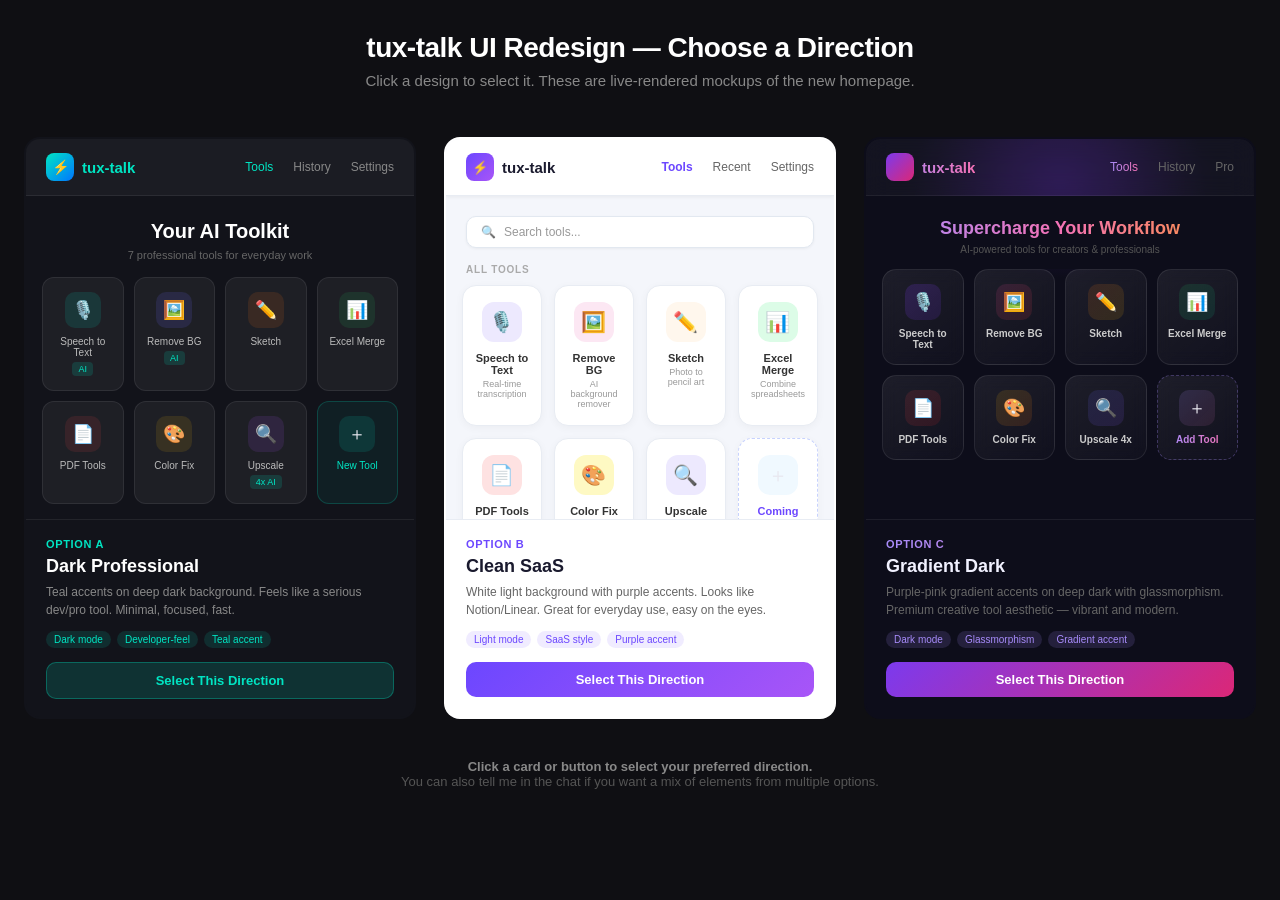
<file: .superpowers/brainstorm/185272-1774287189/design-directions.html>
<!DOCTYPE html>
<html lang="en">
<head>
<meta charset="UTF-8">
<meta name="viewport" content="width=device-width, initial-scale=1.0">
<title>tux-talk UI Redesign — Design Directions</title>
<style>
  * { margin: 0; padding: 0; box-sizing: border-box; }
  body {
    font-family: -apple-system, BlinkMacSystemFont, 'Segoe UI', sans-serif;
    background: #0f0f13;
    color: #e8e8f0;
    padding: 32px 24px 60px;
    min-height: 100vh;
  }

  .page-header {
    text-align: center;
    margin-bottom: 48px;
  }
  .page-header h1 {
    font-size: 28px;
    font-weight: 700;
    color: #fff;
    letter-spacing: -0.5px;
  }
  .page-header p {
    color: #888;
    font-size: 15px;
    margin-top: 8px;
  }

  .directions-grid {
    display: grid;
    grid-template-columns: repeat(3, 1fr);
    gap: 28px;
    max-width: 1300px;
    margin: 0 auto;
  }

  .direction-card {
    border-radius: 16px;
    overflow: hidden;
    cursor: pointer;
    transition: transform 0.2s, box-shadow 0.2s;
    border: 2px solid transparent;
  }
  .direction-card:hover {
    transform: translateY(-4px);
  }
  .direction-card.selected {
    border-color: #7c6fff;
    box-shadow: 0 0 0 3px rgba(124, 111, 255, 0.3);
  }

  /* ============== OPTION A: Dark Pro ============== */
  .dir-a { background: #12131a; }
  .dir-a .mockup-screen {
    background: #12131a;
    padding: 0;
    height: 380px;
    overflow: hidden;
    position: relative;
  }
  .dir-a .nav-bar {
    display: flex;
    align-items: center;
    justify-content: space-between;
    padding: 14px 20px;
    background: rgba(255,255,255,0.04);
    border-bottom: 1px solid rgba(255,255,255,0.07);
  }
  .dir-a .nav-logo {
    display: flex;
    align-items: center;
    gap: 8px;
    font-weight: 700;
    font-size: 15px;
    color: #00e5c3;
  }
  .dir-a .nav-logo-icon {
    width: 28px; height: 28px;
    background: linear-gradient(135deg, #00e5c3, #0076ff);
    border-radius: 8px;
    display: flex; align-items: center; justify-content: center;
    font-size: 14px;
  }
  .dir-a .nav-links { display: flex; gap: 20px; }
  .dir-a .nav-links span {
    font-size: 12px; color: #888;
    cursor: pointer;
  }
  .dir-a .nav-links span.active { color: #00e5c3; }
  .dir-a .hero {
    padding: 24px 20px 16px;
    text-align: center;
  }
  .dir-a .hero h2 {
    font-size: 20px;
    font-weight: 700;
    color: #fff;
    margin-bottom: 6px;
  }
  .dir-a .hero p { font-size: 11px; color: #666; }
  .dir-a .tools-grid {
    display: grid;
    grid-template-columns: repeat(4, 1fr);
    gap: 10px;
    padding: 0 16px;
  }
  .dir-a .tool-card {
    background: rgba(255,255,255,0.05);
    border: 1px solid rgba(255,255,255,0.08);
    border-radius: 12px;
    padding: 14px 10px;
    text-align: center;
    transition: all 0.2s;
  }
  .dir-a .tool-card:hover {
    background: rgba(0,229,195,0.08);
    border-color: rgba(0,229,195,0.3);
  }
  .dir-a .tool-icon {
    width: 36px; height: 36px;
    border-radius: 10px;
    margin: 0 auto 8px;
    display: flex; align-items: center; justify-content: center;
    font-size: 18px;
  }
  .dir-a .tool-name { font-size: 10px; color: #bbb; font-weight: 500; }
  .dir-a .badge {
    display: inline-block;
    font-size: 9px;
    padding: 2px 6px;
    border-radius: 4px;
    margin-top: 4px;
    background: rgba(0,229,195,0.15);
    color: #00e5c3;
  }
  .dir-a .sidebar-overlay {
    position: absolute;
    left: 0; top: 0;
    width: 180px; height: 100%;
    background: rgba(10,10,16,0.95);
    border-right: 1px solid rgba(255,255,255,0.07);
    padding: 16px 12px;
    display: none;
  }

  /* ============== OPTION B: Clean SaaS ============== */
  .dir-b { background: #ffffff; }
  .dir-b .mockup-screen {
    background: #f4f6fb;
    height: 380px;
    overflow: hidden;
  }
  .dir-b .nav-bar {
    display: flex;
    align-items: center;
    justify-content: space-between;
    padding: 14px 20px;
    background: #fff;
    border-bottom: 1px solid #e8ecf3;
    box-shadow: 0 1px 4px rgba(0,0,0,0.06);
  }
  .dir-b .nav-logo {
    display: flex;
    align-items: center;
    gap: 8px;
    font-weight: 700;
    font-size: 15px;
    color: #1a1a2e;
  }
  .dir-b .nav-logo-icon {
    width: 28px; height: 28px;
    background: linear-gradient(135deg, #6c47ff, #a855f7);
    border-radius: 8px;
    display: flex; align-items: center; justify-content: center;
    font-size: 13px;
    color: #fff;
  }
  .dir-b .nav-links { display: flex; gap: 20px; }
  .dir-b .nav-links span { font-size: 12px; color: #666; }
  .dir-b .nav-links span.active { color: #6c47ff; font-weight: 600; }
  .dir-b .search-bar {
    margin: 20px 20px 16px;
    display: flex;
    align-items: center;
    background: #fff;
    border: 1.5px solid #e2e8f0;
    border-radius: 10px;
    padding: 8px 14px;
    gap: 8px;
    box-shadow: 0 1px 3px rgba(0,0,0,0.05);
  }
  .dir-b .search-bar span { font-size: 12px; color: #999; }
  .dir-b .tools-grid {
    display: grid;
    grid-template-columns: repeat(4, 1fr);
    gap: 12px;
    padding: 0 16px;
  }
  .dir-b .tool-card {
    background: #fff;
    border: 1.5px solid #e8ecf3;
    border-radius: 14px;
    padding: 16px 12px;
    text-align: center;
    box-shadow: 0 2px 8px rgba(0,0,0,0.04);
  }
  .dir-b .tool-icon {
    width: 40px; height: 40px;
    border-radius: 12px;
    margin: 0 auto 10px;
    display: flex; align-items: center; justify-content: center;
    font-size: 20px;
  }
  .dir-b .tool-name { font-size: 11px; color: #333; font-weight: 600; }
  .dir-b .tool-desc { font-size: 9px; color: #999; margin-top: 3px; }
  .dir-b .section-label {
    font-size: 10px;
    font-weight: 700;
    text-transform: uppercase;
    letter-spacing: 0.08em;
    color: #aaa;
    padding: 0 20px;
    margin-bottom: 10px;
  }

  /* ============== OPTION C: Gradient Dark ============== */
  .dir-c { background: #0d0d1a; }
  .dir-c .mockup-screen {
    background: #0d0d1a;
    height: 380px;
    overflow: hidden;
    position: relative;
  }
  .dir-c .bg-glow {
    position: absolute;
    top: -60px; left: 50%;
    transform: translateX(-50%);
    width: 300px; height: 200px;
    background: radial-gradient(ellipse, rgba(109,40,217,0.3) 0%, transparent 70%);
    pointer-events: none;
  }
  .dir-c .nav-bar {
    display: flex;
    align-items: center;
    justify-content: space-between;
    padding: 14px 20px;
    background: rgba(255,255,255,0.03);
    backdrop-filter: blur(12px);
    border-bottom: 1px solid rgba(255,255,255,0.06);
    position: relative;
  }
  .dir-c .nav-logo {
    display: flex;
    align-items: center;
    gap: 8px;
    font-weight: 700;
    font-size: 15px;
    background: linear-gradient(90deg, #a78bfa, #f472b6);
    -webkit-background-clip: text;
    -webkit-text-fill-color: transparent;
  }
  .dir-c .nav-logo-icon {
    width: 28px; height: 28px;
    background: linear-gradient(135deg, #7c3aed, #db2777);
    border-radius: 8px;
    display: flex; align-items: center; justify-content: center;
    font-size: 13px;
  }
  .dir-c .nav-links { display: flex; gap: 20px; }
  .dir-c .nav-links span { font-size: 12px; color: #666; }
  .dir-c .nav-links span.active {
    background: linear-gradient(90deg, #a78bfa, #f472b6);
    -webkit-background-clip: text;
    -webkit-text-fill-color: transparent;
  }
  .dir-c .hero {
    padding: 22px 20px 14px;
    text-align: center;
    position: relative;
  }
  .dir-c .hero h2 {
    font-size: 18px;
    font-weight: 800;
    background: linear-gradient(90deg, #a78bfa, #f472b6, #fb923c);
    -webkit-background-clip: text;
    -webkit-text-fill-color: transparent;
    margin-bottom: 5px;
  }
  .dir-c .hero p { font-size: 10px; color: #555; }
  .dir-c .tools-grid {
    display: grid;
    grid-template-columns: repeat(4, 1fr);
    gap: 10px;
    padding: 0 16px;
    position: relative;
  }
  .dir-c .tool-card {
    background: linear-gradient(145deg, rgba(255,255,255,0.07), rgba(255,255,255,0.02));
    border: 1px solid rgba(255,255,255,0.09);
    border-radius: 14px;
    padding: 14px 10px;
    text-align: center;
    backdrop-filter: blur(8px);
  }
  .dir-c .tool-icon {
    width: 36px; height: 36px;
    border-radius: 10px;
    margin: 0 auto 8px;
    display: flex; align-items: center; justify-content: center;
    font-size: 18px;
  }
  .dir-c .tool-name { font-size: 10px; color: #ccc; font-weight: 600; }
  .dir-c .tool-glow {
    position: absolute;
    inset: 0;
    border-radius: 14px;
    opacity: 0;
    transition: opacity 0.3s;
    background: linear-gradient(135deg, rgba(124,58,237,0.15), rgba(219,39,119,0.1));
  }
  .dir-c .tool-card:hover .tool-glow { opacity: 1; }

  /* Card metadata */
  .card-meta {
    padding: 18px 20px;
    background: inherit;
  }
  .dir-a .card-meta { background: #12131a; border-top: 1px solid rgba(255,255,255,0.07); }
  .dir-b .card-meta { background: #fff; border-top: 1.5px solid #e8ecf3; }
  .dir-c .card-meta { background: #0d0d1a; border-top: 1px solid rgba(255,255,255,0.07); }

  .card-label {
    font-size: 11px;
    font-weight: 700;
    text-transform: uppercase;
    letter-spacing: 0.06em;
    margin-bottom: 6px;
  }
  .dir-a .card-label { color: #00e5c3; }
  .dir-b .card-label { color: #6c47ff; }
  .dir-c .card-label {
    background: linear-gradient(90deg, #a78bfa, #f472b6);
    -webkit-background-clip: text;
    -webkit-text-fill-color: transparent;
  }
  .card-title {
    font-size: 18px;
    font-weight: 700;
    margin-bottom: 6px;
  }
  .dir-a .card-title { color: #fff; }
  .dir-b .card-title { color: #1a1a2e; }
  .dir-c .card-title { color: #f1f1ff; }
  .card-desc {
    font-size: 12px;
    line-height: 1.5;
    margin-bottom: 12px;
  }
  .dir-a .card-desc { color: #888; }
  .dir-b .card-desc { color: #666; }
  .dir-c .card-desc { color: #666; }
  .card-tags { display: flex; gap: 6px; flex-wrap: wrap; }
  .tag {
    font-size: 10px;
    padding: 3px 8px;
    border-radius: 20px;
    font-weight: 500;
  }
  .dir-a .tag { background: rgba(0,229,195,0.12); color: #00e5c3; }
  .dir-b .tag { background: rgba(108,71,255,0.1); color: #6c47ff; }
  .dir-c .tag { background: rgba(167,139,250,0.15); color: #a78bfa; }
  .select-btn {
    width: 100%;
    margin-top: 14px;
    padding: 10px;
    border: none;
    border-radius: 10px;
    font-size: 13px;
    font-weight: 600;
    cursor: pointer;
    transition: all 0.2s;
  }
  .dir-a .select-btn {
    background: rgba(0,229,195,0.15);
    color: #00e5c3;
    border: 1.5px solid rgba(0,229,195,0.3);
  }
  .dir-a .select-btn:hover {
    background: rgba(0,229,195,0.25);
  }
  .dir-b .select-btn {
    background: linear-gradient(135deg, #6c47ff, #a855f7);
    color: #fff;
  }
  .dir-b .select-btn:hover { opacity: 0.9; }
  .dir-c .select-btn {
    background: linear-gradient(135deg, #7c3aed, #db2777);
    color: #fff;
  }
  .dir-c .select-btn:hover { opacity: 0.9; }

  /* Selected state overlay */
  .selected-overlay {
    display: none;
    position: absolute;
    top: 12px; right: 12px;
    width: 28px; height: 28px;
    background: #7c6fff;
    border-radius: 50%;
    align-items: center;
    justify-content: center;
    font-size: 14px;
    color: white;
    font-weight: bold;
    z-index: 10;
  }
  .direction-card.selected .selected-overlay { display: flex; }
  .direction-card { position: relative; }

  .page-footer {
    text-align: center;
    margin-top: 40px;
    font-size: 13px;
    color: #555;
  }
  .page-footer strong { color: #888; }
</style>
</head>
<body>

<div class="page-header">
  <h1>tux-talk UI Redesign — Choose a Direction</h1>
  <p>Click a design to select it. These are live-rendered mockups of the new homepage.</p>
</div>

<div class="directions-grid">

  <!-- ===== OPTION A: Dark Professional ===== -->
  <div class="direction-card dir-a" onclick="selectCard(this, 'a')">
    <div class="selected-overlay">✓</div>
    <div class="mockup-screen">
      <div class="nav-bar">
        <div class="nav-logo">
          <div class="nav-logo-icon">⚡</div>
          tux-talk
        </div>
        <div class="nav-links">
          <span class="active">Tools</span>
          <span>History</span>
          <span>Settings</span>
        </div>
      </div>
      <div class="dir-a hero">
        <h2>Your AI Toolkit</h2>
        <p>7 professional tools for everyday work</p>
      </div>
      <div class="tools-grid">
        <div class="tool-card">
          <div class="tool-icon" style="background:rgba(0,229,195,0.12);">🎙️</div>
          <div class="tool-name">Speech to Text</div>
          <div class="badge">AI</div>
        </div>
        <div class="tool-card">
          <div class="tool-icon" style="background:rgba(99,102,241,0.15);">🖼️</div>
          <div class="tool-name">Remove BG</div>
          <div class="badge">AI</div>
        </div>
        <div class="tool-card">
          <div class="tool-icon" style="background:rgba(249,115,22,0.12);">✏️</div>
          <div class="tool-name">Sketch</div>
        </div>
        <div class="tool-card">
          <div class="tool-icon" style="background:rgba(34,197,94,0.12);">📊</div>
          <div class="tool-name">Excel Merge</div>
        </div>
        <div class="tool-card">
          <div class="tool-icon" style="background:rgba(239,68,68,0.12);">📄</div>
          <div class="tool-name">PDF Tools</div>
        </div>
        <div class="tool-card">
          <div class="tool-icon" style="background:rgba(234,179,8,0.12);">🎨</div>
          <div class="tool-name">Color Fix</div>
        </div>
        <div class="tool-card">
          <div class="tool-icon" style="background:rgba(168,85,247,0.12);">🔍</div>
          <div class="tool-name">Upscale</div>
          <div class="badge">4x AI</div>
        </div>
        <div class="tool-card" style="background:rgba(0,229,195,0.06);border-color:rgba(0,229,195,0.2);">
          <div class="tool-icon" style="background:rgba(0,229,195,0.12);">＋</div>
          <div class="tool-name" style="color:#00e5c3;">New Tool</div>
        </div>
      </div>
    </div>
    <div class="card-meta">
      <div class="card-label">Option A</div>
      <div class="card-title">Dark Professional</div>
      <div class="card-desc">Teal accents on deep dark background. Feels like a serious dev/pro tool. Minimal, focused, fast.</div>
      <div class="card-tags">
        <span class="tag">Dark mode</span>
        <span class="tag">Developer-feel</span>
        <span class="tag">Teal accent</span>
      </div>
      <button class="select-btn" onclick="event.stopPropagation(); selectCard(this.closest('.direction-card'), 'a')">
        Select This Direction
      </button>
    </div>
  </div>

  <!-- ===== OPTION B: Clean SaaS ===== -->
  <div class="direction-card dir-b" onclick="selectCard(this, 'b')">
    <div class="selected-overlay">✓</div>
    <div class="mockup-screen">
      <div class="nav-bar">
        <div class="nav-logo">
          <div class="nav-logo-icon">⚡</div>
          <span style="color:#1a1a2e;">tux-talk</span>
        </div>
        <div class="nav-links">
          <span class="active">Tools</span>
          <span>Recent</span>
          <span>Settings</span>
        </div>
      </div>
      <div class="search-bar">
        <span>🔍</span>
        <span>Search tools...</span>
      </div>
      <div class="section-label">All Tools</div>
      <div class="tools-grid">
        <div class="tool-card">
          <div class="tool-icon" style="background:#ede9fe;">🎙️</div>
          <div class="tool-name">Speech to Text</div>
          <div class="tool-desc">Real-time transcription</div>
        </div>
        <div class="tool-card">
          <div class="tool-icon" style="background:#fce7f3;">🖼️</div>
          <div class="tool-name">Remove BG</div>
          <div class="tool-desc">AI background remover</div>
        </div>
        <div class="tool-card">
          <div class="tool-icon" style="background:#fff7ed;">✏️</div>
          <div class="tool-name">Sketch</div>
          <div class="tool-desc">Photo to pencil art</div>
        </div>
        <div class="tool-card">
          <div class="tool-icon" style="background:#dcfce7;">📊</div>
          <div class="tool-name">Excel Merge</div>
          <div class="tool-desc">Combine spreadsheets</div>
        </div>
        <div class="tool-card">
          <div class="tool-icon" style="background:#fee2e2;">📄</div>
          <div class="tool-name">PDF Tools</div>
          <div class="tool-desc">Merge, split, convert</div>
        </div>
        <div class="tool-card">
          <div class="tool-icon" style="background:#fef9c3;">🎨</div>
          <div class="tool-name">Color Fix</div>
          <div class="tool-desc">Smart color correction</div>
        </div>
        <div class="tool-card">
          <div class="tool-icon" style="background:#ede9fe;">🔍</div>
          <div class="tool-name">Upscale 4x</div>
          <div class="tool-desc">AI super resolution</div>
        </div>
        <div class="tool-card" style="border-style:dashed;border-color:#c7d2fe;">
          <div class="tool-icon" style="background:#f0f9ff;">＋</div>
          <div class="tool-name" style="color:#6c47ff;">Coming Soon</div>
          <div class="tool-desc">More tools on the way</div>
        </div>
      </div>
    </div>
    <div class="card-meta" style="background:#fff;">
      <div class="card-label">Option B</div>
      <div class="card-title" style="color:#1a1a2e;">Clean SaaS</div>
      <div class="card-desc" style="color:#666;">White light background with purple accents. Looks like Notion/Linear. Great for everyday use, easy on the eyes.</div>
      <div class="card-tags">
        <span class="tag">Light mode</span>
        <span class="tag">SaaS style</span>
        <span class="tag">Purple accent</span>
      </div>
      <button class="select-btn" onclick="event.stopPropagation(); selectCard(this.closest('.direction-card'), 'b')">
        Select This Direction
      </button>
    </div>
  </div>

  <!-- ===== OPTION C: Gradient Dark ===== -->
  <div class="direction-card dir-c" onclick="selectCard(this, 'c')">
    <div class="selected-overlay">✓</div>
    <div class="mockup-screen">
      <div class="bg-glow"></div>
      <div class="nav-bar">
        <div class="nav-logo">
          <div class="nav-logo-icon">⚡</div>
          tux-talk
        </div>
        <div class="nav-links">
          <span class="active">Tools</span>
          <span>History</span>
          <span>Pro</span>
        </div>
      </div>
      <div class="dir-c hero">
        <h2>Supercharge Your Workflow</h2>
        <p>AI-powered tools for creators & professionals</p>
      </div>
      <div class="tools-grid">
        <div class="tool-card" style="position:relative;overflow:hidden;">
          <div class="tool-glow"></div>
          <div class="tool-icon" style="background:linear-gradient(135deg,#7c3aed33,#7c3aed22);">🎙️</div>
          <div class="tool-name">Speech to Text</div>
        </div>
        <div class="tool-card" style="position:relative;overflow:hidden;">
          <div class="tool-glow" style="background:linear-gradient(135deg,rgba(236,72,153,0.15),rgba(239,68,68,0.1));"></div>
          <div class="tool-icon" style="background:linear-gradient(135deg,#ec489922,#ef444422);">🖼️</div>
          <div class="tool-name">Remove BG</div>
        </div>
        <div class="tool-card" style="position:relative;overflow:hidden;">
          <div class="tool-glow" style="background:linear-gradient(135deg,rgba(249,115,22,0.15),rgba(234,179,8,0.1));"></div>
          <div class="tool-icon" style="background:linear-gradient(135deg,#f9731622,#eab30822);">✏️</div>
          <div class="tool-name">Sketch</div>
        </div>
        <div class="tool-card" style="position:relative;overflow:hidden;">
          <div class="tool-glow" style="background:linear-gradient(135deg,rgba(34,197,94,0.15),rgba(16,185,129,0.1));"></div>
          <div class="tool-icon" style="background:linear-gradient(135deg,#22c55e22,#10b98122);">📊</div>
          <div class="tool-name">Excel Merge</div>
        </div>
        <div class="tool-card" style="position:relative;overflow:hidden;">
          <div class="tool-glow" style="background:linear-gradient(135deg,rgba(239,68,68,0.15),rgba(220,38,38,0.1));"></div>
          <div class="tool-icon" style="background:linear-gradient(135deg,#ef444422,#dc262822);">📄</div>
          <div class="tool-name">PDF Tools</div>
        </div>
        <div class="tool-card" style="position:relative;overflow:hidden;">
          <div class="tool-glow" style="background:linear-gradient(135deg,rgba(234,179,8,0.15),rgba(249,115,22,0.1));"></div>
          <div class="tool-icon" style="background:linear-gradient(135deg,#eab30822,#f9731622);">🎨</div>
          <div class="tool-name">Color Fix</div>
        </div>
        <div class="tool-card" style="position:relative;overflow:hidden;">
          <div class="tool-glow" style="background:linear-gradient(135deg,rgba(99,102,241,0.15),rgba(139,92,246,0.1));"></div>
          <div class="tool-icon" style="background:linear-gradient(135deg,#6366f122,#8b5cf622);">🔍</div>
          <div class="tool-name">Upscale 4x</div>
        </div>
        <div class="tool-card" style="position:relative;overflow:hidden;border-style:dashed;border-color:rgba(167,139,250,0.3);">
          <div class="tool-icon" style="background:linear-gradient(135deg,rgba(167,139,250,0.15),rgba(244,114,182,0.1));">＋</div>
          <div class="tool-name" style="background:linear-gradient(90deg,#a78bfa,#f472b6);-webkit-background-clip:text;-webkit-text-fill-color:transparent;">Add Tool</div>
        </div>
      </div>
    </div>
    <div class="card-meta">
      <div class="card-label">Option C</div>
      <div class="card-title">Gradient Dark</div>
      <div class="card-desc">Purple-pink gradient accents on deep dark with glassmorphism. Premium creative tool aesthetic — vibrant and modern.</div>
      <div class="card-tags">
        <span class="tag">Dark mode</span>
        <span class="tag">Glassmorphism</span>
        <span class="tag">Gradient accent</span>
      </div>
      <button class="select-btn" onclick="event.stopPropagation(); selectCard(this.closest('.direction-card'), 'c')">
        Select This Direction
      </button>
    </div>
  </div>

</div>

<div class="page-footer">
  <strong>Click a card or button to select your preferred direction.</strong><br>
  You can also tell me in the chat if you want a mix of elements from multiple options.
</div>

<script>
let selected = null;
function selectCard(el, choice) {
  document.querySelectorAll('.direction-card').forEach(c => c.classList.remove('selected'));
  el.classList.add('selected');
  selected = choice;
  // Record event
  try {
    fetch('/event', {
      method: 'POST',
      headers: {'Content-Type':'application/json'},
      body: JSON.stringify({type:'click', choice, text: 'Option ' + choice.toUpperCase(), timestamp: Date.now()})
    });
  } catch(e) {}
}
</script>
</body>
</html>
</file>
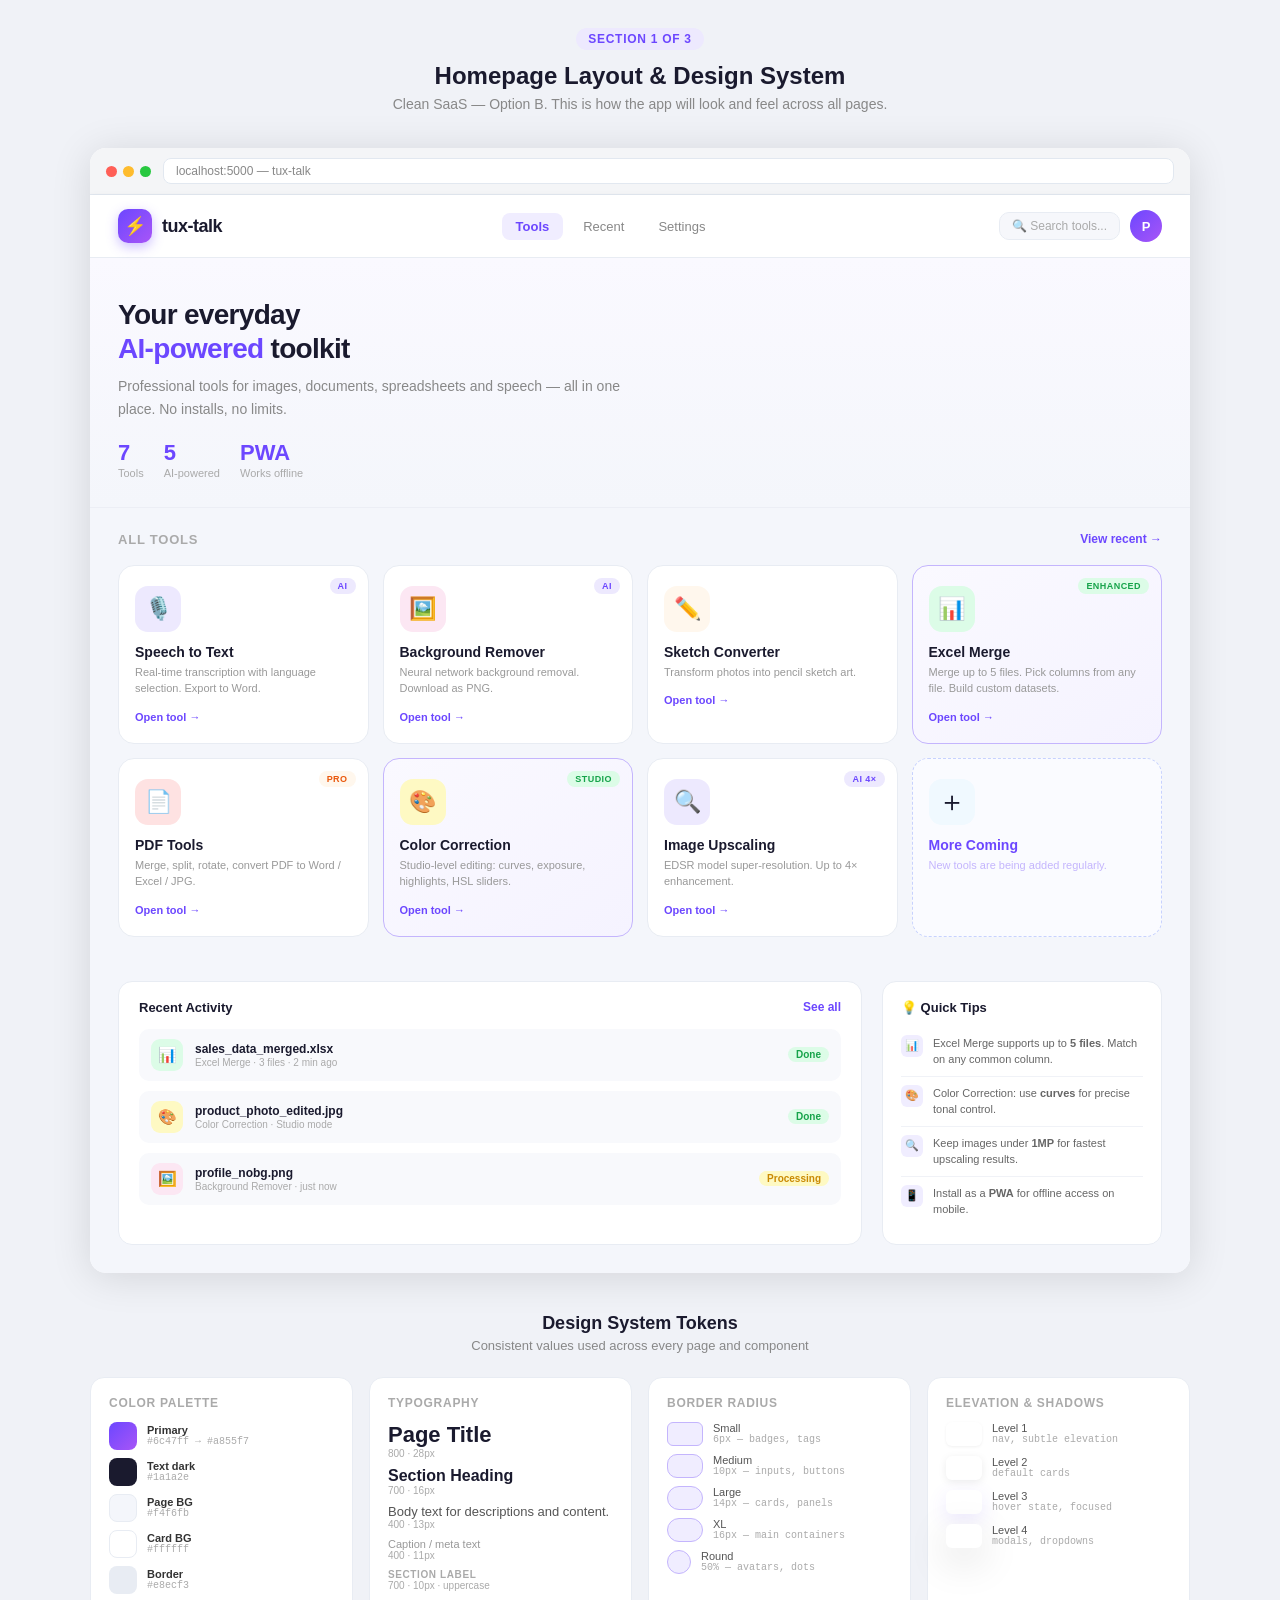
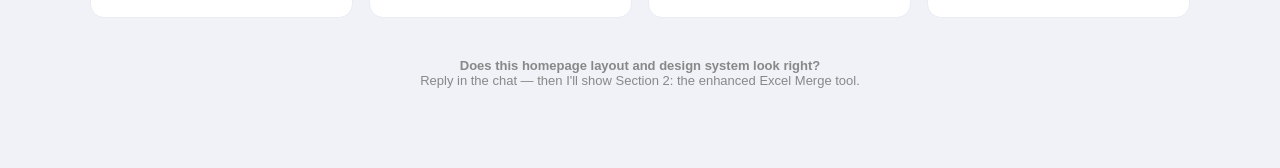
<file: .superpowers/brainstorm/185272-1774287189/design-section1-homepage.html>
<!DOCTYPE html>
<html lang="en">
<head>
<meta charset="UTF-8">
<meta name="viewport" content="width=device-width, initial-scale=1.0">
<title>Design Section 1 — Homepage & Design System</title>
<style>
* { margin:0; padding:0; box-sizing:border-box; }
body {
  font-family: -apple-system, BlinkMacSystemFont, 'Segoe UI', sans-serif;
  background: #f0f2f7;
  color: #1a1a2e;
  padding: 28px 24px 60px;
}

.page-header { text-align:center; margin-bottom:36px; }
.page-header h1 { font-size:24px; font-weight:700; color:#1a1a2e; }
.page-header p { color:#888; font-size:14px; margin-top:6px; }
.section-badge {
  display:inline-block;
  background:#ede9fe;
  color:#6c47ff;
  font-size:12px;
  font-weight:700;
  padding:4px 12px;
  border-radius:20px;
  margin-bottom:12px;
  text-transform:uppercase;
  letter-spacing:0.06em;
}

/* ======= BROWSER CHROME ======= */
.browser {
  background:#fff;
  border-radius:16px;
  box-shadow: 0 4px 40px rgba(0,0,0,0.12);
  overflow:hidden;
  max-width:1100px;
  margin:0 auto 40px;
}
.browser-bar {
  background:#f4f5f7;
  border-bottom:1px solid #e2e8f0;
  padding:10px 16px;
  display:flex;
  align-items:center;
  gap:12px;
}
.browser-dots { display:flex; gap:6px; }
.dot { width:11px; height:11px; border-radius:50%; }
.dot-r { background:#ff5f57; }
.dot-y { background:#febc2e; }
.dot-g { background:#28c840; }
.browser-url {
  flex:1;
  background:#fff;
  border:1px solid #e2e8f0;
  border-radius:8px;
  padding:5px 12px;
  font-size:12px;
  color:#888;
}

/* ======= APP SHELL ======= */
.app-nav {
  display:flex;
  align-items:center;
  justify-content:space-between;
  padding:14px 28px;
  background:#fff;
  border-bottom:1.5px solid #e8ecf3;
  box-shadow:0 1px 6px rgba(0,0,0,0.06);
}
.app-logo {
  display:flex;
  align-items:center;
  gap:10px;
  font-weight:800;
  font-size:18px;
  color:#1a1a2e;
  letter-spacing:-0.5px;
}
.logo-mark {
  width:34px; height:34px;
  background:linear-gradient(135deg, #6c47ff, #a855f7);
  border-radius:10px;
  display:flex; align-items:center; justify-content:center;
  font-size:18px;
  box-shadow:0 4px 12px rgba(108,71,255,0.35);
}
.nav-center { display:flex; gap:6px; }
.nav-pill {
  padding:6px 14px;
  border-radius:8px;
  font-size:13px;
  font-weight:500;
  color:#888;
  cursor:pointer;
}
.nav-pill.active {
  background:#f0edff;
  color:#6c47ff;
  font-weight:600;
}
.nav-right { display:flex; align-items:center; gap:10px; }
.nav-search {
  display:flex; align-items:center; gap:6px;
  background:#f6f7fb;
  border:1.5px solid #e8ecf3;
  border-radius:10px;
  padding:6px 12px;
  font-size:12px;
  color:#aaa;
}
.avatar {
  width:32px; height:32px;
  background:linear-gradient(135deg, #6c47ff, #a855f7);
  border-radius:50%;
  display:flex; align-items:center; justify-content:center;
  font-size:13px;
  color:#fff;
  font-weight:700;
}

/* ======= HERO ======= */
.hero {
  padding:40px 28px 28px;
  background: linear-gradient(180deg, #faf9ff 0%, #f4f6fb 100%);
  border-bottom:1px solid #eceef5;
}
.hero-inner { max-width:520px; }
.hero h2 { font-size:28px; font-weight:800; color:#1a1a2e; letter-spacing:-0.7px; line-height:1.2; }
.hero h2 span { color:#6c47ff; }
.hero p { font-size:14px; color:#888; margin-top:10px; line-height:1.6; }
.hero-stats { display:flex; gap:20px; margin-top:20px; }
.stat { display:flex; flex-direction:column; }
.stat-num { font-size:22px; font-weight:800; color:#6c47ff; }
.stat-label { font-size:11px; color:#aaa; margin-top:1px; }

/* ======= TOOLS SECTION ======= */
.tools-section { padding:24px 28px; background:#f4f6fb; }
.section-header {
  display:flex;
  align-items:center;
  justify-content:space-between;
  margin-bottom:18px;
}
.section-title { font-size:13px; font-weight:700; text-transform:uppercase; letter-spacing:0.06em; color:#aaa; }
.section-action { font-size:12px; color:#6c47ff; font-weight:600; cursor:pointer; }
.tools-grid {
  display:grid;
  grid-template-columns:repeat(4, 1fr);
  gap:14px;
}
.tool-card {
  background:#fff;
  border:1.5px solid #e8ecf3;
  border-radius:16px;
  padding:20px 16px;
  cursor:pointer;
  transition:all 0.2s;
  position:relative;
  overflow:hidden;
}
.tool-card:hover {
  border-color:#c4b5fd;
  box-shadow:0 6px 20px rgba(108,71,255,0.1);
  transform:translateY(-2px);
}
.tool-card.featured {
  border-color:#c4b5fd;
  background:linear-gradient(145deg, #faf9ff, #f5f3ff);
}
.tool-icon-wrap {
  width:46px; height:46px;
  border-radius:13px;
  display:flex; align-items:center; justify-content:center;
  font-size:22px;
  margin-bottom:12px;
}
.tool-card-title { font-size:14px; font-weight:700; color:#1a1a2e; margin-bottom:4px; }
.tool-card-desc { font-size:11px; color:#999; line-height:1.5; }
.tool-badge {
  position:absolute;
  top:12px; right:12px;
  font-size:9px;
  font-weight:700;
  padding:3px 8px;
  border-radius:20px;
  text-transform:uppercase;
  letter-spacing:0.05em;
}
.badge-ai { background:#ede9fe; color:#6c47ff; }
.badge-new { background:#dcfce7; color:#16a34a; }
.badge-pro { background:#fff7ed; color:#ea580c; }

.tool-arrow {
  margin-top:14px;
  font-size:11px;
  color:#6c47ff;
  font-weight:600;
  display:flex;
  align-items:center;
  gap:4px;
}

/* ======= RECENT / SIDEBAR AREA ======= */
.bottom-section {
  display:grid;
  grid-template-columns:1fr 280px;
  gap:20px;
  padding:20px 28px 28px;
  background:#f4f6fb;
}
.recent-card {
  background:#fff;
  border:1.5px solid #e8ecf3;
  border-radius:14px;
  padding:18px 20px;
}
.recent-header { display:flex; justify-content:space-between; margin-bottom:14px; }
.recent-title { font-size:13px; font-weight:700; color:#1a1a2e; }
.recent-list { display:flex; flex-direction:column; gap:10px; }
.recent-item {
  display:flex;
  align-items:center;
  gap:12px;
  padding:10px 12px;
  background:#f8f9fc;
  border-radius:10px;
}
.recent-icon {
  width:32px; height:32px;
  border-radius:9px;
  display:flex; align-items:center; justify-content:center;
  font-size:15px;
  flex-shrink:0;
}
.recent-info { flex:1; min-width:0; }
.recent-name { font-size:12px; font-weight:600; color:#1a1a2e; }
.recent-meta { font-size:10px; color:#aaa; margin-top:1px; }
.recent-status {
  font-size:10px;
  padding:2px 8px;
  border-radius:20px;
  font-weight:600;
}
.status-done { background:#dcfce7; color:#16a34a; }
.status-processing { background:#fef9c3; color:#ca8a04; }

.quick-tips {
  background:#fff;
  border:1.5px solid #e8ecf3;
  border-radius:14px;
  padding:18px;
}
.tips-title { font-size:13px; font-weight:700; color:#1a1a2e; margin-bottom:12px; }
.tip-item {
  display:flex;
  align-items:flex-start;
  gap:10px;
  padding:8px 0;
  border-bottom:1px solid #f0f2f7;
}
.tip-item:last-child { border-bottom:none; }
.tip-dot {
  width:22px; height:22px;
  background:#f0edff;
  border-radius:6px;
  display:flex; align-items:center; justify-content:center;
  font-size:11px;
  flex-shrink:0;
}
.tip-text { font-size:11px; color:#666; line-height:1.5; }

/* ======= DESIGN TOKENS PANEL ======= */
.tokens-section { max-width:1100px; margin:0 auto 40px; }
.tokens-header { text-align:center; margin-bottom:24px; }
.tokens-header h3 { font-size:18px; font-weight:700; color:#1a1a2e; }
.tokens-header p { font-size:13px; color:#888; margin-top:4px; }
.tokens-grid { display:grid; grid-template-columns:repeat(4, 1fr); gap:16px; }
.token-card {
  background:#fff;
  border:1.5px solid #e8ecf3;
  border-radius:14px;
  padding:18px;
}
.token-card h4 { font-size:12px; font-weight:700; text-transform:uppercase; letter-spacing:0.06em; color:#aaa; margin-bottom:12px; }
.color-swatch { display:flex; flex-direction:column; gap:8px; }
.swatch {
  display:flex; align-items:center; gap:10px;
}
.swatch-color {
  width:28px; height:28px;
  border-radius:8px;
  flex-shrink:0;
}
.swatch-info { }
.swatch-name { font-size:11px; font-weight:600; color:#333; }
.swatch-hex { font-size:10px; color:#aaa; font-family:monospace; }
.font-sample { margin-bottom:8px; }
.font-sample .sample-text { }
.font-h1 { font-size:22px; font-weight:800; color:#1a1a2e; }
.font-h2 { font-size:16px; font-weight:700; color:#1a1a2e; }
.font-body { font-size:13px; color:#555; }
.font-caption { font-size:11px; color:#999; }
.font-label { font-size:10px; font-weight:700; text-transform:uppercase; letter-spacing:0.06em; color:#aaa; }
.radius-samples { display:flex; flex-direction:column; gap:8px; }
.radius-item { display:flex; align-items:center; gap:10px; }
.radius-box {
  width:36px; height:24px;
  background:#f0edff;
  border:1.5px solid #c4b5fd;
  flex-shrink:0;
}
.radius-label { font-size:11px; color:#555; }
.radius-val { font-size:10px; color:#aaa; font-family:monospace; }
.shadow-samples { display:flex; flex-direction:column; gap:10px; }
.shadow-item { display:flex; align-items:center; gap:10px; }
.shadow-box {
  width:36px; height:24px;
  background:#fff;
  border-radius:6px;
  flex-shrink:0;
}
.shadow-label { font-size:11px; color:#555; }
</style>
</head>
<body>

<div class="page-header">
  <div class="section-badge">Section 1 of 3</div>
  <h1>Homepage Layout & Design System</h1>
  <p>Clean SaaS — Option B. This is how the app will look and feel across all pages.</p>
</div>

<!-- ====== FULL APP MOCKUP ====== -->
<div class="browser">
  <div class="browser-bar">
    <div class="browser-dots">
      <div class="dot dot-r"></div>
      <div class="dot dot-y"></div>
      <div class="dot dot-g"></div>
    </div>
    <div class="browser-url">localhost:5000 — tux-talk</div>
  </div>

  <!-- NAV -->
  <div class="app-nav">
    <div class="app-logo">
      <div class="logo-mark">⚡</div>
      tux-talk
    </div>
    <div class="nav-center">
      <div class="nav-pill active">Tools</div>
      <div class="nav-pill">Recent</div>
      <div class="nav-pill">Settings</div>
    </div>
    <div class="nav-right">
      <div class="nav-search">🔍 Search tools...</div>
      <div class="avatar">P</div>
    </div>
  </div>

  <!-- HERO -->
  <div class="hero">
    <div class="hero-inner">
      <h2>Your everyday<br><span>AI-powered</span> toolkit</h2>
      <p>Professional tools for images, documents, spreadsheets and speech — all in one place. No installs, no limits.</p>
      <div class="hero-stats">
        <div class="stat"><span class="stat-num">7</span><span class="stat-label">Tools</span></div>
        <div class="stat"><span class="stat-num">5</span><span class="stat-label">AI-powered</span></div>
        <div class="stat"><span class="stat-num">PWA</span><span class="stat-label">Works offline</span></div>
      </div>
    </div>
  </div>

  <!-- TOOLS GRID -->
  <div class="tools-section">
    <div class="section-header">
      <div class="section-title">All Tools</div>
      <div class="section-action">View recent →</div>
    </div>
    <div class="tools-grid">
      <div class="tool-card">
        <div class="tool-badge badge-ai">AI</div>
        <div class="tool-icon-wrap" style="background:#ede9fe;">🎙️</div>
        <div class="tool-card-title">Speech to Text</div>
        <div class="tool-card-desc">Real-time transcription with language selection. Export to Word.</div>
        <div class="tool-arrow">Open tool →</div>
      </div>
      <div class="tool-card">
        <div class="tool-badge badge-ai">AI</div>
        <div class="tool-icon-wrap" style="background:#fce7f3;">🖼️</div>
        <div class="tool-card-title">Background Remover</div>
        <div class="tool-card-desc">Neural network background removal. Download as PNG.</div>
        <div class="tool-arrow">Open tool →</div>
      </div>
      <div class="tool-card">
        <div class="tool-icon-wrap" style="background:#fff7ed;">✏️</div>
        <div class="tool-card-title">Sketch Converter</div>
        <div class="tool-card-desc">Transform photos into pencil sketch art.</div>
        <div class="tool-arrow">Open tool →</div>
      </div>
      <div class="tool-card featured">
        <div class="tool-badge badge-new">Enhanced</div>
        <div class="tool-icon-wrap" style="background:#dcfce7;">📊</div>
        <div class="tool-card-title">Excel Merge</div>
        <div class="tool-card-desc">Merge up to 5 files. Pick columns from any file. Build custom datasets.</div>
        <div class="tool-arrow">Open tool →</div>
      </div>
      <div class="tool-card">
        <div class="tool-badge badge-pro">Pro</div>
        <div class="tool-icon-wrap" style="background:#fee2e2;">📄</div>
        <div class="tool-card-title">PDF Tools</div>
        <div class="tool-card-desc">Merge, split, rotate, convert PDF to Word / Excel / JPG.</div>
        <div class="tool-arrow">Open tool →</div>
      </div>
      <div class="tool-card featured">
        <div class="tool-badge badge-new">Studio</div>
        <div class="tool-icon-wrap" style="background:#fef9c3;">🎨</div>
        <div class="tool-card-title">Color Correction</div>
        <div class="tool-card-desc">Studio-level editing: curves, exposure, highlights, HSL sliders.</div>
        <div class="tool-arrow">Open tool →</div>
      </div>
      <div class="tool-card">
        <div class="tool-badge badge-ai">AI 4×</div>
        <div class="tool-icon-wrap" style="background:#ede9fe;">🔍</div>
        <div class="tool-card-title">Image Upscaling</div>
        <div class="tool-card-desc">EDSR model super-resolution. Up to 4× enhancement.</div>
        <div class="tool-arrow">Open tool →</div>
      </div>
      <div class="tool-card" style="border-style:dashed;border-color:#c7d2fe;background:#fafbff;">
        <div class="tool-icon-wrap" style="background:#f0f9ff; font-size:28px;">＋</div>
        <div class="tool-card-title" style="color:#6c47ff;">More Coming</div>
        <div class="tool-card-desc" style="color:#c4b5fd;">New tools are being added regularly.</div>
      </div>
    </div>
  </div>

  <!-- BOTTOM SECTION -->
  <div class="bottom-section">
    <div class="recent-card">
      <div class="recent-header">
        <div class="recent-title">Recent Activity</div>
        <div style="font-size:12px;color:#6c47ff;font-weight:600;">See all</div>
      </div>
      <div class="recent-list">
        <div class="recent-item">
          <div class="recent-icon" style="background:#dcfce7;">📊</div>
          <div class="recent-info">
            <div class="recent-name">sales_data_merged.xlsx</div>
            <div class="recent-meta">Excel Merge · 3 files · 2 min ago</div>
          </div>
          <div class="recent-status status-done">Done</div>
        </div>
        <div class="recent-item">
          <div class="recent-icon" style="background:#fef9c3;">🎨</div>
          <div class="recent-info">
            <div class="recent-name">product_photo_edited.jpg</div>
            <div class="recent-meta">Color Correction · Studio mode</div>
          </div>
          <div class="recent-status status-done">Done</div>
        </div>
        <div class="recent-item">
          <div class="recent-icon" style="background:#fce7f3;">🖼️</div>
          <div class="recent-info">
            <div class="recent-name">profile_nobg.png</div>
            <div class="recent-meta">Background Remover · just now</div>
          </div>
          <div class="recent-status status-processing">Processing</div>
        </div>
      </div>
    </div>

    <div class="quick-tips">
      <div class="tips-title">💡 Quick Tips</div>
      <div class="tip-item">
        <div class="tip-dot">📊</div>
        <div class="tip-text">Excel Merge supports up to <strong>5 files</strong>. Match on any common column.</div>
      </div>
      <div class="tip-item">
        <div class="tip-dot">🎨</div>
        <div class="tip-text">Color Correction: use <strong>curves</strong> for precise tonal control.</div>
      </div>
      <div class="tip-item">
        <div class="tip-dot">🔍</div>
        <div class="tip-text">Keep images under <strong>1MP</strong> for fastest upscaling results.</div>
      </div>
      <div class="tip-item">
        <div class="tip-dot">📱</div>
        <div class="tip-text">Install as a <strong>PWA</strong> for offline access on mobile.</div>
      </div>
    </div>
  </div>

</div><!-- end browser -->

<!-- ====== DESIGN TOKENS ====== -->
<div class="tokens-section">
  <div class="tokens-header">
    <h3>Design System Tokens</h3>
    <p>Consistent values used across every page and component</p>
  </div>
  <div class="tokens-grid">
    <!-- Colors -->
    <div class="token-card">
      <h4>Color Palette</h4>
      <div class="color-swatch">
        <div class="swatch">
          <div class="swatch-color" style="background:linear-gradient(135deg,#6c47ff,#a855f7);"></div>
          <div class="swatch-info"><div class="swatch-name">Primary</div><div class="swatch-hex">#6c47ff → #a855f7</div></div>
        </div>
        <div class="swatch">
          <div class="swatch-color" style="background:#1a1a2e;"></div>
          <div class="swatch-info"><div class="swatch-name">Text dark</div><div class="swatch-hex">#1a1a2e</div></div>
        </div>
        <div class="swatch">
          <div class="swatch-color" style="background:#f4f6fb;border:1px solid #e8ecf3;"></div>
          <div class="swatch-info"><div class="swatch-name">Page BG</div><div class="swatch-hex">#f4f6fb</div></div>
        </div>
        <div class="swatch">
          <div class="swatch-color" style="background:#fff;border:1px solid #e8ecf3;"></div>
          <div class="swatch-info"><div class="swatch-name">Card BG</div><div class="swatch-hex">#ffffff</div></div>
        </div>
        <div class="swatch">
          <div class="swatch-color" style="background:#e8ecf3;"></div>
          <div class="swatch-info"><div class="swatch-name">Border</div><div class="swatch-hex">#e8ecf3</div></div>
        </div>
      </div>
    </div>
    <!-- Typography -->
    <div class="token-card">
      <h4>Typography</h4>
      <div class="font-sample"><div class="sample-text font-h1">Page Title</div><div style="font-size:10px;color:#aaa;">800 · 28px</div></div>
      <div class="font-sample"><div class="sample-text font-h2">Section Heading</div><div style="font-size:10px;color:#aaa;">700 · 16px</div></div>
      <div class="font-sample"><div class="sample-text font-body">Body text for descriptions and content.</div><div style="font-size:10px;color:#aaa;">400 · 13px</div></div>
      <div class="font-sample"><div class="sample-text font-caption">Caption / meta text</div><div style="font-size:10px;color:#aaa;">400 · 11px</div></div>
      <div class="font-sample"><div class="sample-text font-label">Section Label</div><div style="font-size:10px;color:#aaa;">700 · 10px · uppercase</div></div>
    </div>
    <!-- Border Radius -->
    <div class="token-card">
      <h4>Border Radius</h4>
      <div class="radius-samples">
        <div class="radius-item"><div class="radius-box" style="border-radius:6px;"></div><div><div class="radius-label">Small</div><div class="radius-val">6px — badges, tags</div></div></div>
        <div class="radius-item"><div class="radius-box" style="border-radius:10px;"></div><div><div class="radius-label">Medium</div><div class="radius-val">10px — inputs, buttons</div></div></div>
        <div class="radius-item"><div class="radius-box" style="border-radius:14px;"></div><div><div class="radius-label">Large</div><div class="radius-val">14px — cards, panels</div></div></div>
        <div class="radius-item"><div class="radius-box" style="border-radius:16px;"></div><div><div class="radius-label">XL</div><div class="radius-val">16px — main containers</div></div></div>
        <div class="radius-item"><div class="radius-box" style="border-radius:50%;width:24px;height:24px;"></div><div><div class="radius-label">Round</div><div class="radius-val">50% — avatars, dots</div></div></div>
      </div>
    </div>
    <!-- Shadows -->
    <div class="token-card">
      <h4>Elevation & Shadows</h4>
      <div class="shadow-samples">
        <div class="shadow-item"><div class="shadow-box" style="box-shadow:0 1px 3px rgba(0,0,0,0.06);"></div><div><div class="radius-label">Level 1</div><div class="radius-val">nav, subtle elevation</div></div></div>
        <div class="shadow-item"><div class="shadow-box" style="box-shadow:0 2px 8px rgba(0,0,0,0.08);"></div><div><div class="radius-label">Level 2</div><div class="radius-val">default cards</div></div></div>
        <div class="shadow-item"><div class="shadow-box" style="box-shadow:0 6px 20px rgba(108,71,255,0.12);"></div><div><div class="radius-label">Level 3</div><div class="radius-val">hover state, focused</div></div></div>
        <div class="shadow-item"><div class="shadow-box" style="box-shadow:0 12px 40px rgba(0,0,0,0.15);"></div><div><div class="radius-label">Level 4</div><div class="radius-val">modals, dropdowns</div></div></div>
      </div>
    </div>
  </div>
</div>

<div style="text-align:center;color:#888;font-size:13px;padding-bottom:20px;">
  <strong>Does this homepage layout and design system look right?</strong><br>
  Reply in the chat — then I'll show Section 2: the enhanced Excel Merge tool.
</div>

</body>
</html>
</file>
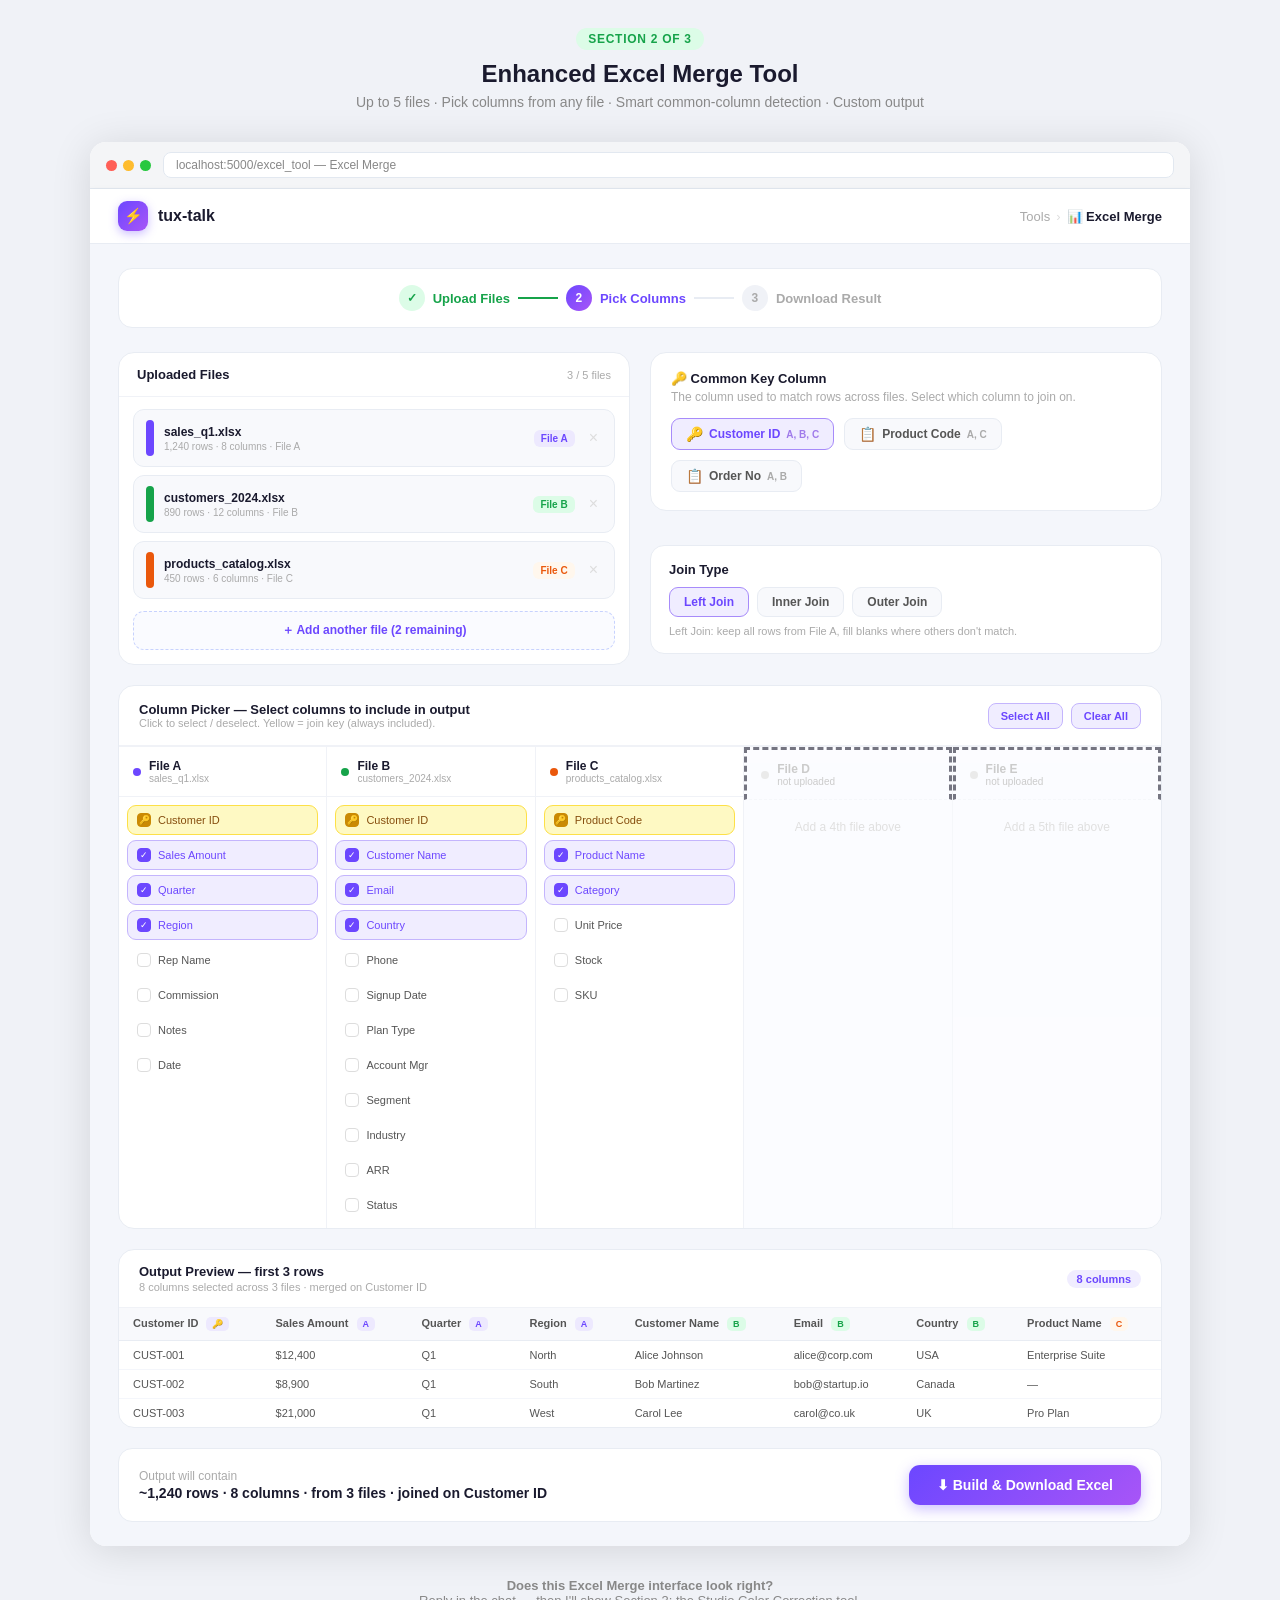
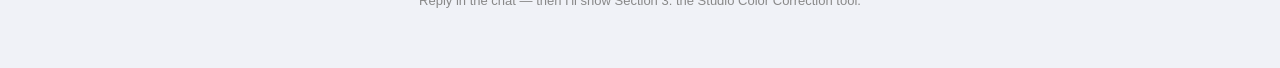
<file: .superpowers/brainstorm/185272-1774287189/design-section2-excel.html>
<!DOCTYPE html>
<html lang="en">
<head>
<meta charset="UTF-8">
<meta name="viewport" content="width=device-width, initial-scale=1.0">
<title>Design Section 2 — Excel Merge Tool</title>
<style>
* { margin:0; padding:0; box-sizing:border-box; }
body {
  font-family: -apple-system, BlinkMacSystemFont, 'Segoe UI', sans-serif;
  background: #f0f2f7;
  color: #1a1a2e;
  padding: 28px 24px 60px;
}
.page-header { text-align:center; margin-bottom:32px; }
.section-badge {
  display:inline-block; background:#dcfce7; color:#16a34a;
  font-size:12px; font-weight:700; padding:4px 12px;
  border-radius:20px; margin-bottom:10px; text-transform:uppercase; letter-spacing:0.06em;
}
.page-header h1 { font-size:24px; font-weight:700; color:#1a1a2e; }
.page-header p { color:#888; font-size:14px; margin-top:6px; }

/* Browser chrome */
.browser {
  background:#fff; border-radius:16px;
  box-shadow:0 4px 40px rgba(0,0,0,0.12); overflow:hidden;
  max-width:1100px; margin:0 auto 32px;
}
.browser-bar {
  background:#f4f5f7; border-bottom:1px solid #e2e8f0;
  padding:10px 16px; display:flex; align-items:center; gap:12px;
}
.browser-dots { display:flex; gap:6px; }
.dot { width:11px; height:11px; border-radius:50%; }
.dot-r{background:#ff5f57;} .dot-y{background:#febc2e;} .dot-g{background:#28c840;}
.browser-url {
  flex:1; background:#fff; border:1px solid #e2e8f0;
  border-radius:8px; padding:5px 12px; font-size:12px; color:#888;
}

/* App nav (shared) */
.app-nav {
  display:flex; align-items:center; justify-content:space-between;
  padding:12px 28px; background:#fff;
  border-bottom:1.5px solid #e8ecf3;
  box-shadow:0 1px 6px rgba(0,0,0,0.06);
}
.app-logo { display:flex; align-items:center; gap:10px; font-weight:800; font-size:16px; color:#1a1a2e; }
.logo-mark {
  width:30px; height:30px;
  background:linear-gradient(135deg,#6c47ff,#a855f7); border-radius:9px;
  display:flex; align-items:center; justify-content:center; font-size:15px;
  box-shadow:0 3px 10px rgba(108,71,255,0.35);
}
.breadcrumb { display:flex; align-items:center; gap:6px; font-size:13px; color:#aaa; }
.breadcrumb .current { color:#1a1a2e; font-weight:600; }
.breadcrumb .sep { color:#ddd; }

/* Page content */
.page-body { padding:24px 28px; background:#f4f6fb; }

/* Step indicator */
.steps {
  display:flex; align-items:center; gap:0;
  margin-bottom:24px; background:#fff;
  border:1.5px solid #e8ecf3; border-radius:14px;
  padding:16px 24px; justify-content:center;
}
.step { display:flex; align-items:center; gap:8px; }
.step-num {
  width:26px; height:26px; border-radius:50%;
  display:flex; align-items:center; justify-content:center;
  font-size:12px; font-weight:700;
}
.step.done .step-num { background:#dcfce7; color:#16a34a; }
.step.active .step-num { background:linear-gradient(135deg,#6c47ff,#a855f7); color:#fff; }
.step.pending .step-num { background:#f0f2f7; color:#aaa; }
.step-label { font-size:13px; font-weight:600; }
.step.done .step-label { color:#16a34a; }
.step.active .step-label { color:#6c47ff; }
.step.pending .step-label { color:#aaa; }
.step-line { width:40px; height:2px; background:#e8ecf3; margin:0 8px; }
.step-line.done { background:#16a34a; }

/* Upload zone */
.upload-section {
  display:grid; grid-template-columns:1fr 1fr; gap:20px; margin-bottom:20px;
}
.upload-panel {
  background:#fff; border:1.5px solid #e8ecf3; border-radius:16px; overflow:hidden;
}
.upload-panel-header {
  padding:14px 18px;
  border-bottom:1px solid #f0f2f7;
  display:flex; align-items:center; justify-content:space-between;
}
.panel-title { font-size:13px; font-weight:700; color:#1a1a2e; }
.panel-count { font-size:11px; color:#aaa; }

.files-list { padding:12px 14px; display:flex; flex-direction:column; gap:8px; }

.file-item {
  display:flex; align-items:center; gap:10px;
  padding:10px 12px; background:#f8f9fc;
  border:1.5px solid #e8ecf3; border-radius:11px;
}
.file-color {
  width:8px; height:36px; border-radius:4px; flex-shrink:0;
}
.file-info { flex:1; min-width:0; }
.file-name { font-size:12px; font-weight:600; color:#1a1a2e; white-space:nowrap; overflow:hidden; text-overflow:ellipsis; }
.file-meta { font-size:10px; color:#aaa; margin-top:2px; }
.file-label {
  font-size:10px; font-weight:700; padding:3px 7px;
  border-radius:6px; white-space:nowrap;
}
.file-remove { color:#ddd; font-size:16px; cursor:pointer; padding:0 4px; }
.file-remove:hover { color:#f87171; }

.add-file-btn {
  display:flex; align-items:center; gap:8px;
  padding:10px 14px; margin:0 14px 14px;
  background:#fafbff; border:1.5px dashed #c7d2fe;
  border-radius:11px; color:#6c47ff; font-size:12px; font-weight:600;
  cursor:pointer; justify-content:center;
}

/* Common key selector */
.key-section {
  background:#fff; border:1.5px solid #e8ecf3;
  border-radius:16px; padding:18px 20px; margin-bottom:20px;
}
.key-title { font-size:13px; font-weight:700; color:#1a1a2e; margin-bottom:4px; }
.key-desc { font-size:12px; color:#aaa; margin-bottom:14px; }
.key-options { display:flex; gap:10px; flex-wrap:wrap; }
.key-chip {
  padding:7px 14px; border-radius:9px; font-size:12px; font-weight:600;
  border:1.5px solid #e8ecf3; color:#555; cursor:pointer; background:#f8f9fc;
  display:flex; align-items:center; gap:6px;
}
.key-chip.selected {
  background:#f0edff; border-color:#a78bfa; color:#6c47ff;
}
.key-chip .chip-icon { font-size:14px; }
.key-chip .chip-files { font-size:10px; color:#aaa; }
.key-chip.selected .chip-files { color:#9f7aea; }

/* Column builder */
.builder-section {
  background:#fff; border:1.5px solid #e8ecf3;
  border-radius:16px; overflow:hidden; margin-bottom:20px;
}
.builder-header {
  padding:16px 20px; border-bottom:1px solid #f0f2f7;
  display:flex; align-items:center; justify-content:space-between;
}
.builder-title { font-size:13px; font-weight:700; color:#1a1a2e; }
.builder-subtitle { font-size:11px; color:#aaa; }
.builder-actions { display:flex; gap:8px; }
.btn-sm {
  padding:6px 12px; border-radius:8px; font-size:11px;
  font-weight:600; cursor:pointer; border:none;
}
.btn-outline { background:#f0edff; color:#6c47ff; border:1.5px solid #c4b5fd; }
.btn-primary { background:linear-gradient(135deg,#6c47ff,#a855f7); color:#fff; }

.builder-grid {
  display:grid; grid-template-columns:repeat(5, 1fr);
  gap:0; border-top:1px solid #f0f2f7;
}
.file-column {
  border-right:1px solid #f0f2f7; padding:0;
}
.file-column:last-child { border-right:none; }
.col-header {
  padding:12px 14px; border-bottom:1px solid #f0f2f7;
  display:flex; align-items:center; gap:8px;
}
.col-dot { width:8px; height:8px; border-radius:50%; flex-shrink:0; }
.col-name { font-size:12px; font-weight:700; color:#1a1a2e; }
.col-rows { font-size:10px; color:#aaa; }
.col-columns { padding:8px; display:flex; flex-direction:column; gap:5px; }
.col-item {
  display:flex; align-items:center; gap:7px;
  padding:7px 9px; border-radius:9px;
  font-size:11px; color:#555; cursor:pointer;
  border:1.5px solid transparent;
}
.col-item:hover { background:#f8f9fc; border-color:#e8ecf3; }
.col-item.selected { background:#f0edff; border-color:#c4b5fd; color:#6c47ff; }
.col-item.key-col { background:#fef9c3; border-color:#fde047; color:#854d0e; }
.col-checkbox {
  width:14px; height:14px; border-radius:4px;
  border:1.5px solid #ddd; flex-shrink:0;
  display:flex; align-items:center; justify-content:center; font-size:9px;
}
.col-item.selected .col-checkbox { background:#6c47ff; border-color:#6c47ff; color:#fff; }
.col-item.key-col .col-checkbox { background:#ca8a04; border-color:#ca8a04; color:#fff; }

/* Output preview */
.output-section {
  background:#fff; border:1.5px solid #e8ecf3;
  border-radius:16px; overflow:hidden; margin-bottom:20px;
}
.output-header {
  padding:14px 20px; border-bottom:1px solid #f0f2f7;
  display:flex; align-items:center; justify-content:space-between;
}
.output-title { font-size:13px; font-weight:700; color:#1a1a2e; }
.output-cols-count {
  font-size:11px; background:#f0edff; color:#6c47ff;
  padding:3px 10px; border-radius:20px; font-weight:600;
}
.output-table { width:100%; border-collapse:collapse; font-size:11px; }
.output-table th {
  padding:9px 14px; background:#f8f9fc;
  border-bottom:1.5px solid #e8ecf3; text-align:left;
  color:#555; font-weight:700; white-space:nowrap;
}
.output-table th .src-badge {
  display:inline-block; font-size:9px; padding:2px 6px;
  border-radius:5px; margin-left:5px; font-weight:600;
}
.output-table td {
  padding:8px 14px; border-bottom:1px solid #f4f6fb;
  color:#555;
}
.output-table tr:last-child td { border-bottom:none; }
.output-table tr:hover td { background:#fafbff; }

/* Bottom CTA */
.cta-bar {
  display:flex; align-items:center; justify-content:space-between;
  background:#fff; border:1.5px solid #e8ecf3;
  border-radius:14px; padding:16px 20px;
}
.cta-info { }
.cta-info .cta-label { font-size:12px; color:#aaa; }
.cta-info .cta-val { font-size:14px; font-weight:700; color:#1a1a2e; margin-top:2px; }
.cta-btn {
  padding:12px 28px; border-radius:11px; font-size:14px;
  font-weight:700; cursor:pointer; border:none;
  background:linear-gradient(135deg,#6c47ff,#a855f7); color:#fff;
  box-shadow:0 4px 14px rgba(108,71,255,0.35);
  display:flex; align-items:center; gap:8px;
}

/* Colors per file */
.c1{background:#6c47ff;} .c2{background:#16a34a;} .c3{background:#ea580c;}
.c4{background:#0891b2;} .c5{background:#db2777;}
.l1{background:#ede9fe;color:#6c47ff;}
.l2{background:#dcfce7;color:#16a34a;}
.l3{background:#fff7ed;color:#ea580c;}
.l4{background:#e0f7fa;color:#0891b2;}
.l5{background:#fce7f3;color:#db2777;}
</style>
</head>
<body>

<div class="page-header">
  <div class="section-badge">Section 2 of 3</div>
  <h1>Enhanced Excel Merge Tool</h1>
  <p>Up to 5 files · Pick columns from any file · Smart common-column detection · Custom output</p>
</div>

<div class="browser">
  <div class="browser-bar">
    <div class="browser-dots"><div class="dot dot-r"></div><div class="dot dot-y"></div><div class="dot dot-g"></div></div>
    <div class="browser-url">localhost:5000/excel_tool — Excel Merge</div>
  </div>

  <!-- NAV -->
  <div class="app-nav">
    <div class="app-logo">
      <div class="logo-mark">⚡</div>
      tux-talk
    </div>
    <div class="breadcrumb">
      <span>Tools</span><span class="sep">›</span>
      <span class="current">📊 Excel Merge</span>
    </div>
  </div>

  <div class="page-body">

    <!-- STEP INDICATOR -->
    <div class="steps">
      <div class="step done">
        <div class="step-num">✓</div>
        <div class="step-label">Upload Files</div>
      </div>
      <div class="step-line done"></div>
      <div class="step active">
        <div class="step-num">2</div>
        <div class="step-label">Pick Columns</div>
      </div>
      <div class="step-line"></div>
      <div class="step pending">
        <div class="step-num">3</div>
        <div class="step-label">Download Result</div>
      </div>
    </div>

    <!-- FILES + UPLOAD -->
    <div class="upload-section">
      <!-- Uploaded Files -->
      <div class="upload-panel">
        <div class="upload-panel-header">
          <div class="panel-title">Uploaded Files</div>
          <div class="panel-count">3 / 5 files</div>
        </div>
        <div class="files-list">
          <div class="file-item">
            <div class="file-color c1"></div>
            <div class="file-info">
              <div class="file-name">sales_q1.xlsx</div>
              <div class="file-meta">1,240 rows · 8 columns · File A</div>
            </div>
            <div class="file-label l1">File A</div>
            <div class="file-remove">×</div>
          </div>
          <div class="file-item">
            <div class="file-color c2"></div>
            <div class="file-info">
              <div class="file-name">customers_2024.xlsx</div>
              <div class="file-meta">890 rows · 12 columns · File B</div>
            </div>
            <div class="file-label l2">File B</div>
            <div class="file-remove">×</div>
          </div>
          <div class="file-item">
            <div class="file-color c3"></div>
            <div class="file-info">
              <div class="file-name">products_catalog.xlsx</div>
              <div class="file-meta">450 rows · 6 columns · File C</div>
            </div>
            <div class="file-label l3">File C</div>
            <div class="file-remove">×</div>
          </div>
        </div>
        <div class="add-file-btn">＋ Add another file (2 remaining)</div>
      </div>

      <!-- Common Key Column -->
      <div style="display:flex;flex-direction:column;gap:14px;">
        <div class="key-section">
          <div class="key-title">🔑 Common Key Column</div>
          <div class="key-desc">The column used to match rows across files. Select which column to join on.</div>
          <div class="key-options">
            <div class="key-chip selected">
              <span class="chip-icon">🔑</span>
              Customer ID
              <span class="chip-files">A, B, C</span>
            </div>
            <div class="key-chip">
              <span class="chip-icon">📋</span>
              Product Code
              <span class="chip-files">A, C</span>
            </div>
            <div class="key-chip">
              <span class="chip-icon">📋</span>
              Order No
              <span class="chip-files">A, B</span>
            </div>
          </div>
        </div>
        <div style="background:#fff;border:1.5px solid #e8ecf3;border-radius:14px;padding:16px 18px;">
          <div style="font-size:13px;font-weight:700;color:#1a1a2e;margin-bottom:10px;">Join Type</div>
          <div style="display:flex;gap:8px;">
            <div style="padding:7px 14px;border-radius:9px;background:#f0edff;border:1.5px solid #a78bfa;color:#6c47ff;font-size:12px;font-weight:600;cursor:pointer;">Left Join</div>
            <div style="padding:7px 14px;border-radius:9px;background:#f8f9fc;border:1.5px solid #e8ecf3;color:#555;font-size:12px;font-weight:600;cursor:pointer;">Inner Join</div>
            <div style="padding:7px 14px;border-radius:9px;background:#f8f9fc;border:1.5px solid #e8ecf3;color:#555;font-size:12px;font-weight:600;cursor:pointer;">Outer Join</div>
          </div>
          <div style="font-size:11px;color:#aaa;margin-top:8px;">Left Join: keep all rows from File A, fill blanks where others don't match.</div>
        </div>
      </div>
    </div>

    <!-- COLUMN BUILDER -->
    <div class="builder-section">
      <div class="builder-header">
        <div>
          <div class="builder-title">Column Picker — Select columns to include in output</div>
          <div class="builder-subtitle">Click to select / deselect. Yellow = join key (always included).</div>
        </div>
        <div class="builder-actions">
          <button class="btn-sm btn-outline">Select All</button>
          <button class="btn-sm btn-outline">Clear All</button>
        </div>
      </div>
      <div class="builder-grid">
        <!-- File A -->
        <div class="file-column">
          <div class="col-header">
            <div class="col-dot c1"></div>
            <div>
              <div class="col-name">File A</div>
              <div class="col-rows">sales_q1.xlsx</div>
            </div>
          </div>
          <div class="col-columns">
            <div class="col-item key-col"><div class="col-checkbox">🔑</div>Customer ID</div>
            <div class="col-item selected"><div class="col-checkbox">✓</div>Sales Amount</div>
            <div class="col-item selected"><div class="col-checkbox">✓</div>Quarter</div>
            <div class="col-item selected"><div class="col-checkbox">✓</div>Region</div>
            <div class="col-item"><div class="col-checkbox"></div>Rep Name</div>
            <div class="col-item"><div class="col-checkbox"></div>Commission</div>
            <div class="col-item"><div class="col-checkbox"></div>Notes</div>
            <div class="col-item"><div class="col-checkbox"></div>Date</div>
          </div>
        </div>
        <!-- File B -->
        <div class="file-column">
          <div class="col-header">
            <div class="col-dot c2"></div>
            <div>
              <div class="col-name">File B</div>
              <div class="col-rows">customers_2024.xlsx</div>
            </div>
          </div>
          <div class="col-columns">
            <div class="col-item key-col"><div class="col-checkbox">🔑</div>Customer ID</div>
            <div class="col-item selected"><div class="col-checkbox">✓</div>Customer Name</div>
            <div class="col-item selected"><div class="col-checkbox">✓</div>Email</div>
            <div class="col-item selected"><div class="col-checkbox">✓</div>Country</div>
            <div class="col-item"><div class="col-checkbox"></div>Phone</div>
            <div class="col-item"><div class="col-checkbox"></div>Signup Date</div>
            <div class="col-item"><div class="col-checkbox"></div>Plan Type</div>
            <div class="col-item"><div class="col-checkbox"></div>Account Mgr</div>
            <div class="col-item"><div class="col-checkbox"></div>Segment</div>
            <div class="col-item"><div class="col-checkbox"></div>Industry</div>
            <div class="col-item"><div class="col-checkbox"></div>ARR</div>
            <div class="col-item"><div class="col-checkbox"></div>Status</div>
          </div>
        </div>
        <!-- File C -->
        <div class="file-column">
          <div class="col-header">
            <div class="col-dot c3"></div>
            <div>
              <div class="col-name">File C</div>
              <div class="col-rows">products_catalog.xlsx</div>
            </div>
          </div>
          <div class="col-columns">
            <div class="col-item key-col"><div class="col-checkbox">🔑</div>Product Code</div>
            <div class="col-item selected"><div class="col-checkbox">✓</div>Product Name</div>
            <div class="col-item selected"><div class="col-checkbox">✓</div>Category</div>
            <div class="col-item"><div class="col-checkbox"></div>Unit Price</div>
            <div class="col-item"><div class="col-checkbox"></div>Stock</div>
            <div class="col-item"><div class="col-checkbox"></div>SKU</div>
          </div>
        </div>
        <!-- File D placeholder -->
        <div class="file-column" style="background:#fafbff;opacity:0.6;">
          <div class="col-header" style="border-style:dashed;">
            <div class="col-dot" style="background:#ddd;"></div>
            <div>
              <div class="col-name" style="color:#aaa;">File D</div>
              <div class="col-rows">not uploaded</div>
            </div>
          </div>
          <div style="padding:20px 14px;text-align:center;color:#ccc;font-size:12px;">
            Add a 4th file above
          </div>
        </div>
        <!-- File E placeholder -->
        <div class="file-column" style="background:#fafbff;opacity:0.6;">
          <div class="col-header" style="border-style:dashed;">
            <div class="col-dot" style="background:#ddd;"></div>
            <div>
              <div class="col-name" style="color:#aaa;">File E</div>
              <div class="col-rows">not uploaded</div>
            </div>
          </div>
          <div style="padding:20px 14px;text-align:center;color:#ccc;font-size:12px;">
            Add a 5th file above
          </div>
        </div>
      </div>
    </div>

    <!-- OUTPUT PREVIEW -->
    <div class="output-section">
      <div class="output-header">
        <div>
          <div class="output-title">Output Preview — first 3 rows</div>
          <div style="font-size:11px;color:#aaa;margin-top:2px;">8 columns selected across 3 files · merged on Customer ID</div>
        </div>
        <div class="output-cols-count">8 columns</div>
      </div>
      <table class="output-table">
        <thead>
          <tr>
            <th>Customer ID <span class="src-badge l1">🔑</span></th>
            <th>Sales Amount <span class="src-badge l1">A</span></th>
            <th>Quarter <span class="src-badge l1">A</span></th>
            <th>Region <span class="src-badge l1">A</span></th>
            <th>Customer Name <span class="src-badge l2">B</span></th>
            <th>Email <span class="src-badge l2">B</span></th>
            <th>Country <span class="src-badge l2">B</span></th>
            <th>Product Name <span class="src-badge l3">C</span></th>
          </tr>
        </thead>
        <tbody>
          <tr>
            <td>CUST-001</td><td>$12,400</td><td>Q1</td><td>North</td>
            <td>Alice Johnson</td><td>alice@corp.com</td><td>USA</td><td>Enterprise Suite</td>
          </tr>
          <tr>
            <td>CUST-002</td><td>$8,900</td><td>Q1</td><td>South</td>
            <td>Bob Martinez</td><td>bob@startup.io</td><td>Canada</td><td>—</td>
          </tr>
          <tr>
            <td>CUST-003</td><td>$21,000</td><td>Q1</td><td>West</td>
            <td>Carol Lee</td><td>carol@co.uk</td><td>UK</td><td>Pro Plan</td>
          </tr>
        </tbody>
      </table>
    </div>

    <!-- CTA -->
    <div class="cta-bar">
      <div class="cta-info">
        <div class="cta-label">Output will contain</div>
        <div class="cta-val">~1,240 rows · 8 columns · from 3 files · joined on Customer ID</div>
      </div>
      <button class="cta-btn">⬇ Build &amp; Download Excel</button>
    </div>

  </div>
</div>

<div style="text-align:center;color:#888;font-size:13px;">
  <strong>Does this Excel Merge interface look right?</strong><br>
  Reply in the chat — then I'll show Section 3: the Studio Color Correction tool.
</div>

</body>
</html>
</file>
